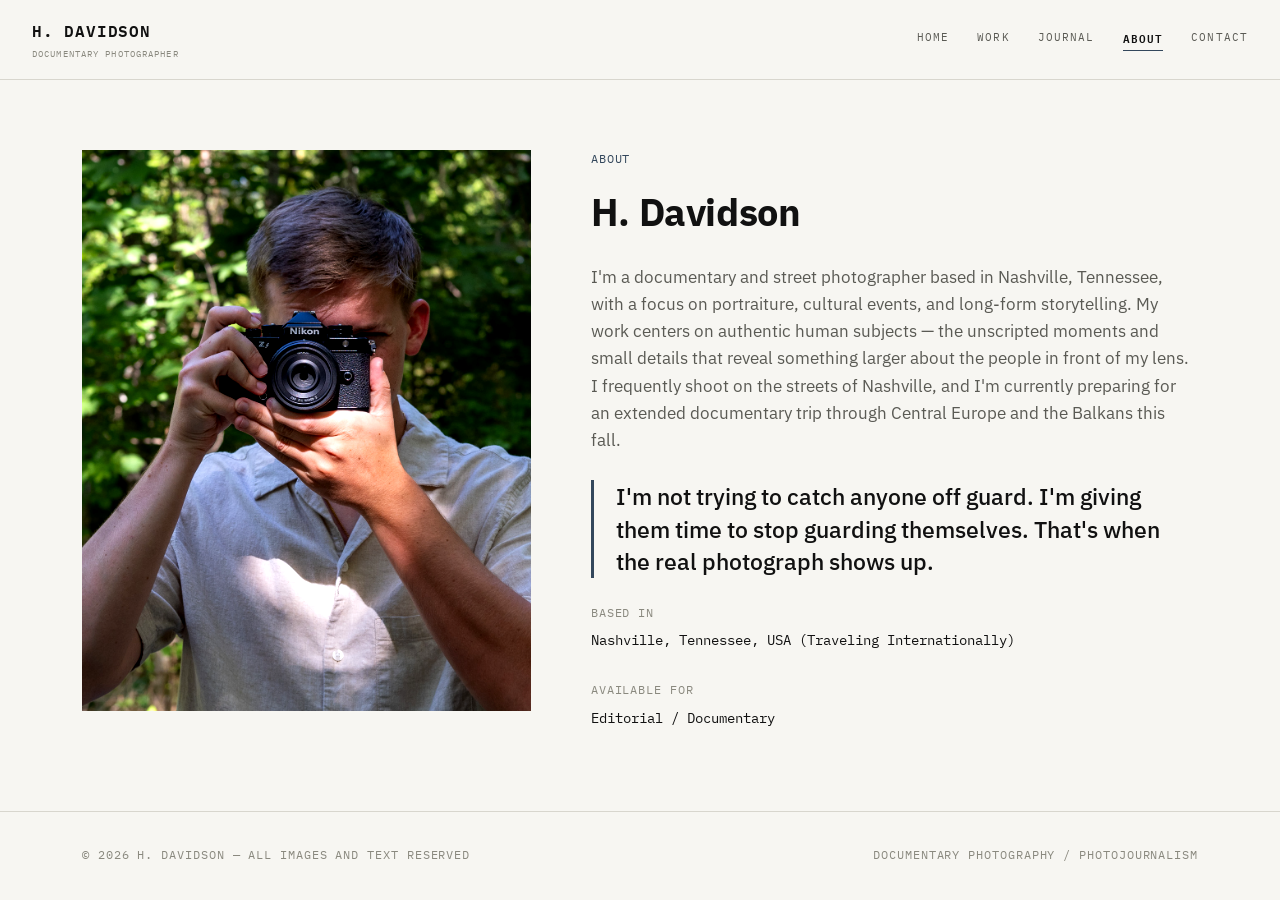
<file: about.html>
<!DOCTYPE html>
<html lang="en">
<head>
<meta charset="UTF-8">
<meta name="viewport" content="width=device-width, initial-scale=1.0">
<title>About — H. Davidson</title>
<link rel="preconnect" href="https://fonts.googleapis.com">
<link rel="preconnect" href="https://fonts.gstatic.com" crossorigin>
<link href="https://fonts.googleapis.com/css2?family=IBM+Plex+Sans:wght@400;500;600;700&family=IBM+Plex+Mono:wght@400;500;600&display=swap" rel="stylesheet">
<link rel="stylesheet" href="style.css">
</head>
<body>

<header class="masthead" id="masthead" data-solid="true">
  <div class="nav-row">
    <a class="brand" href="index.html">H. Davidson
      <span class="sub">Documentary Photographer</span>
    </a>
    <button class="nav-toggle" id="navToggle" aria-label="Toggle navigation" aria-expanded="false">
      <span></span><span></span><span></span>
    </button>
    <nav class="links" id="navLinks">
      <a href="index.html">Home</a>
      <a href="work.html">Work</a>
      <a href="journal.html">Journal</a>
      <a href="about.html" class="active">About</a>
      <a href="contact.html">Contact</a>
    </nav>
  </div>
</header>

<main>
  <section style="padding-top:150px;">
    <div class="wrap about-grid">
      <div class="reveal">
        <img id="aboutPortrait" src="https://picsum.photos/seed/meridian-portrait/700/875" alt="Portrait of H. Davidson">
      </div>
      <div class="reveal">
        <div class="eyebrow mono" style="color:var(--archive-red); margin-bottom:14px;">About</div>
        <h2 style="font-size:clamp(1.8rem,3vw,2.6rem); font-weight:700; margin-bottom:20px;">H. Davidson</h2>
        <p id="aboutBio">Loading…</p>
        <blockquote id="aboutQuote"></blockquote>
        <div class="about-meta">
          <div><span class="mono">Based in</span><span class="val" id="aboutLocation">—</span></div>
          <div><span class="mono">Available for</span><span class="val">Editorial / Documentary</span></div>
        </div>
      </div>
    </div>
  </section>
</main>

<footer>
  <div class="wrap footer-row">
    <span class="mono">© 2026 H. Davidson — All images and text reserved</span>
    <span class="mono">Documentary Photography / Photojournalism</span>
  </div>
</footer>

<script src="site.js"></script>
<script>
  initSite();
  loadJSON('content/about.json').then(data => { renderAboutPage(data); initReveal(); });
</script>

</body>
</html>
</file>
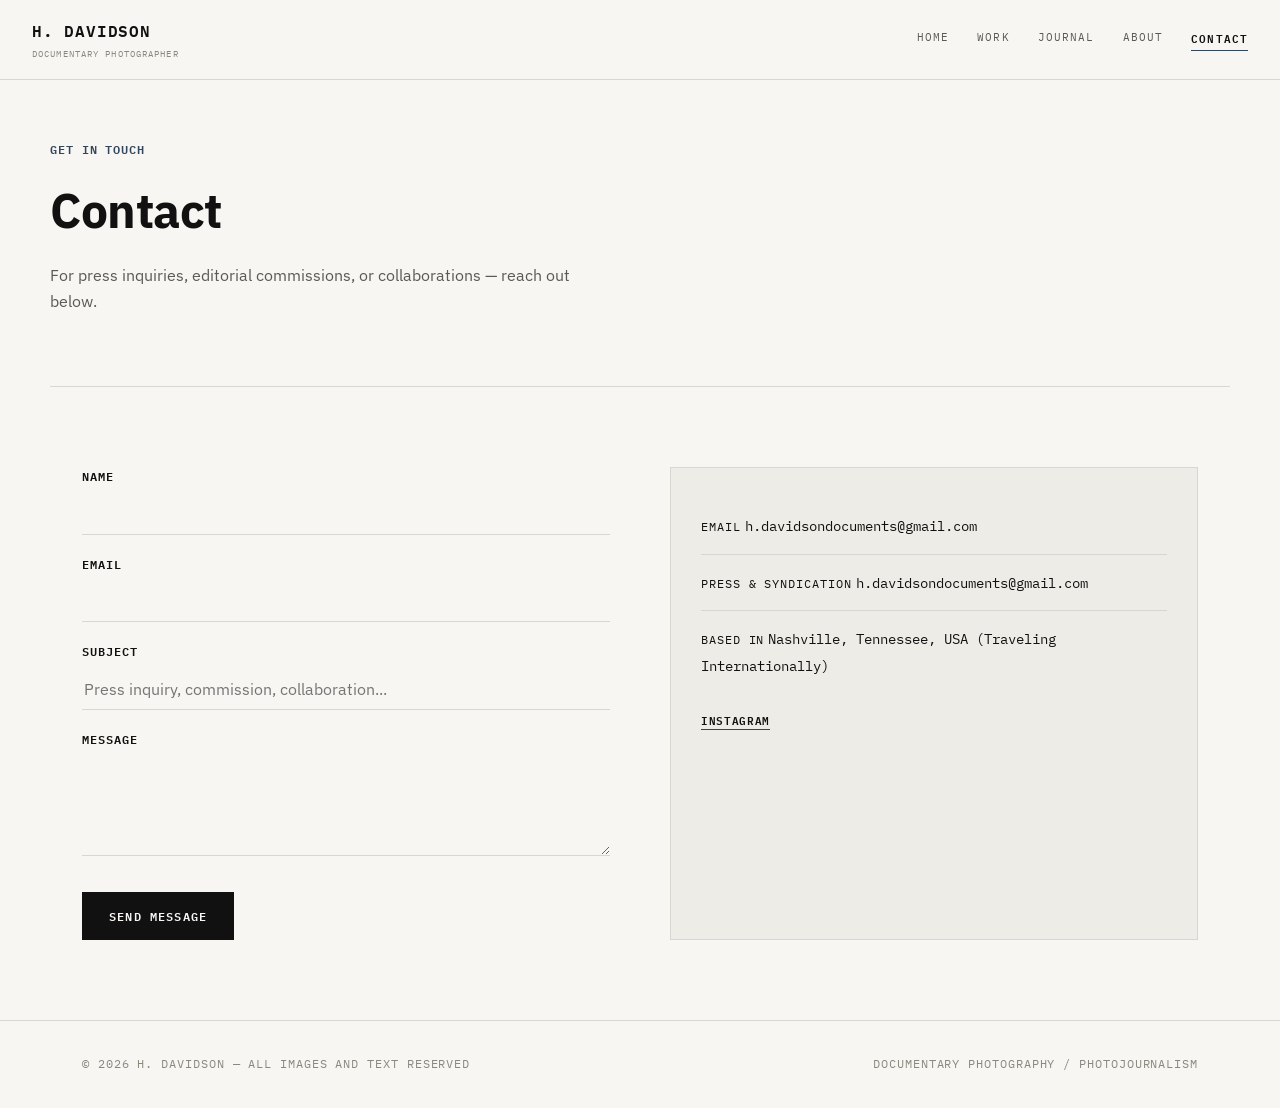
<file: contact.html>
<!DOCTYPE html>
<html lang="en">
<head>
<meta charset="UTF-8">
<meta name="viewport" content="width=device-width, initial-scale=1.0">
<title>Contact — H. Davidson</title>
<link rel="preconnect" href="https://fonts.googleapis.com">
<link rel="preconnect" href="https://fonts.gstatic.com" crossorigin>
<link href="https://fonts.googleapis.com/css2?family=IBM+Plex+Sans:wght@400;500;600;700&family=IBM+Plex+Mono:wght@400;500;600&display=swap" rel="stylesheet">
<link rel="stylesheet" href="style.css">
</head>
<body>

<header class="masthead" id="masthead" data-solid="true">
  <div class="nav-row">
    <a class="brand" href="index.html">H. Davidson
      <span class="sub">Documentary Photographer</span>
    </a>
    <button class="nav-toggle" id="navToggle" aria-label="Toggle navigation" aria-expanded="false">
      <span></span><span></span><span></span>
    </button>
    <nav class="links" id="navLinks">
      <a href="index.html">Home</a>
      <a href="work.html">Work</a>
      <a href="journal.html">Journal</a>
      <a href="about.html">About</a>
      <a href="contact.html" class="active">Contact</a>
    </nav>
  </div>
</header>

<main>
  <div class="page-hero wrap reveal">
    <div class="eyebrow mono">Get in touch</div>
    <h1>Contact</h1>
    <p>For press inquiries, editorial commissions, or collaborations — reach out below.</p>
  </div>

  <section>
    <div class="wrap contact-grid reveal">
      <form id="contactForm">
        <div class="field">
          <label class="mono" for="name">Name</label>
          <input type="text" id="name" name="name" required>
        </div>
        <div class="field">
          <label class="mono" for="email">Email</label>
          <input type="email" id="email" name="email" required>
        </div>
        <div class="field">
          <label class="mono" for="subject">Subject</label>
          <input type="text" id="subject" name="subject" placeholder="Press inquiry, commission, collaboration...">
        </div>
        <div class="field">
          <label class="mono" for="message">Message</label>
          <textarea id="message" name="message" required></textarea>
        </div>
        <button type="submit" class="submit">Send message</button>
        <p class="form-note mono" id="formNote">Message received — I'll reply as soon as I can.</p>
      </form>

      <div class="press-card">
        <div class="row">
          <span class="mono">Email</span>
          <span class="val" id="contactEmail">—</span>
        </div>
        <div class="row">
          <span class="mono">Press &amp; syndication</span>
          <span class="val" id="contactPressEmail">—</span>
        </div>
        <div class="row">
          <span class="mono">Based in</span>
          <span class="val" id="contactLocation">—</span>
        </div>
        <div class="social-row">
          <a href="#" id="socialInstagram">Instagram</a>
        </div>
      </div>
    </div>
  </section>
</main>

<footer>
  <div class="wrap footer-row">
    <span class="mono">© 2026 H. Davidson — All images and text reserved</span>
    <span class="mono">Documentary Photography / Photojournalism</span>
  </div>
</footer>

<script src="site.js"></script>
<script>
  initSite();
  loadJSON('content/about.json').then(data => { renderContactPage(data); initReveal(); });
</script>

</body>
</html>
</file>
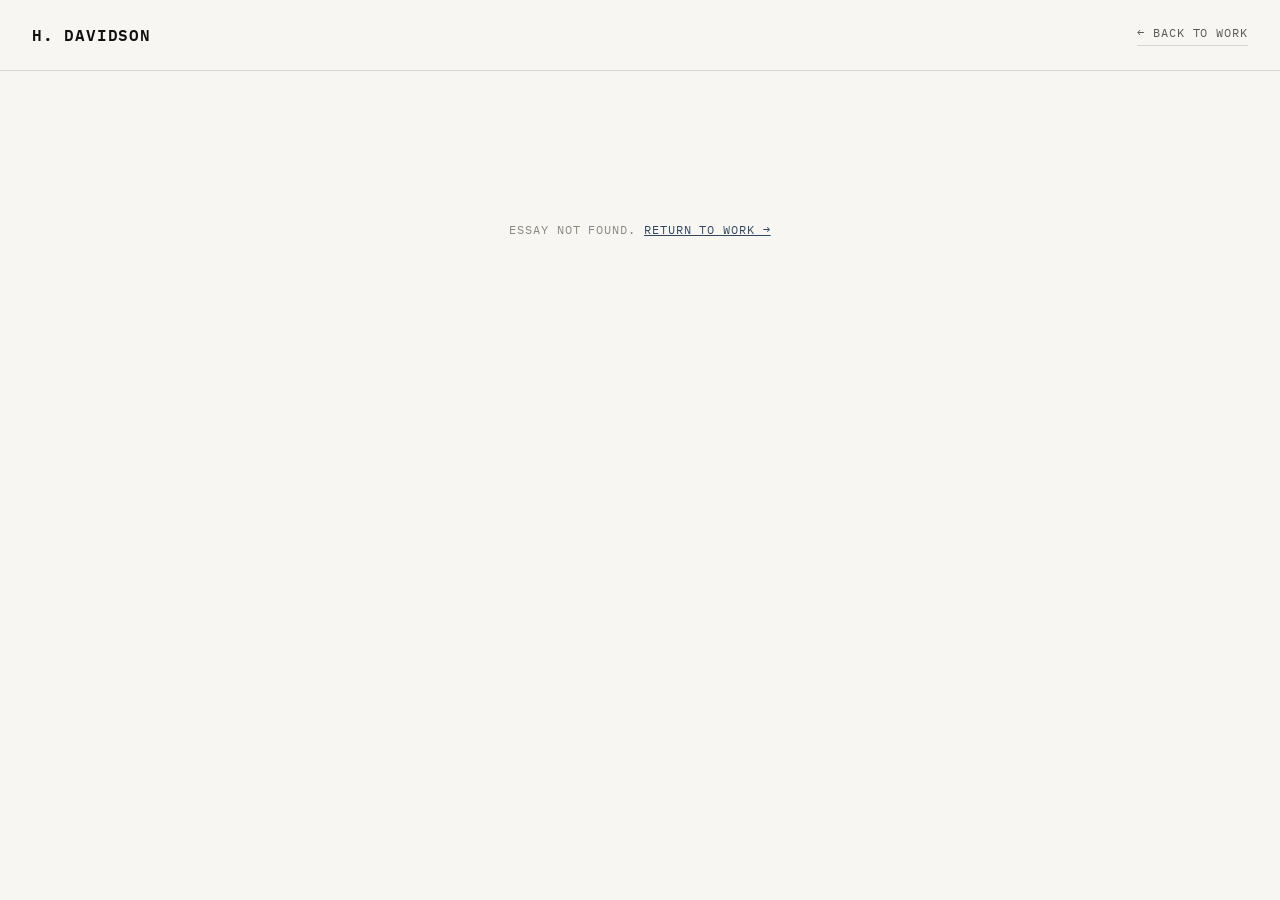
<file: essay.html>
<!DOCTYPE html>
<html lang="en">
<head>
<meta charset="UTF-8">
<meta name="viewport" content="width=device-width, initial-scale=1.0">
<title>Photo Essay — H. Davidson</title>
<link rel="preconnect" href="https://fonts.googleapis.com">
<link rel="preconnect" href="https://fonts.gstatic.com" crossorigin>
<link href="https://fonts.googleapis.com/css2?family=IBM+Plex+Sans:wght@400;500;600;700&family=IBM+Plex+Mono:wght@400;500;600&display=swap" rel="stylesheet">
<link rel="stylesheet" href="style.css">
<style>
  header.essay-header{
    padding:22px 32px; border-bottom:1px solid var(--line);
    display:flex; align-items:center; justify-content:space-between;
    position:relative; z-index:10; background:var(--paper);
  }
  .back-link{
    text-decoration:none; font-family:'IBM Plex Mono', monospace; font-size:0.72rem;
    letter-spacing:0.08em; text-transform:uppercase; color:var(--ink-soft);
    border-bottom:1px solid var(--line); padding-bottom:2px;
  }
  .back-link:hover{border-bottom-color:var(--archive-red); color:var(--ink);}

  .stream figure{cursor:zoom-in;}
</style>
</head>
<body>

<header class="essay-header">
  <a class="brand" href="index.html">H. Davidson</a>
  <a class="back-link" href="work.html">← Back to Work</a>
</header>

<div id="content">
  <div class="loading mono">Loading essay…</div>
</div>

<script src="site.js"></script>
<script>
  function getParam(name){
    return new URLSearchParams(window.location.search).get(name);
  }

  async function loadEssay(){
    const id = getParam('id');
    const content = document.getElementById('content');
    const data = await loadJSON('content/essays.json');
    if(!data){
      content.innerHTML = `<div class="not-found mono">Couldn't load this essay. Make sure this page is being viewed on your live site (not opened directly from a file), since it needs to fetch content/essays.json.</div>`;
      return;
    }
    const items = data.items || [];
    const index = items.findIndex(e => e.id === id);

    if(index === -1){
      content.innerHTML = `<div class="not-found mono">Essay not found. <a href="work.html" style="color:var(--archive-red);">Return to Work →</a></div>`;
      return;
    }

    const essay = items[index];
    document.title = essay.title + ' — H. Davidson';

    const photos = (essay.photos && essay.photos.length) ? essay.photos : [
      {image: (essay.preview && essay.preview.image), caption: essay.label}
    ];

    const streamHtml = photos.map((p, i) => `
      <figure data-index="${i}" class="lightbox-trigger">
        <img src="${esc(p.image)}" alt="${esc(p.caption || essay.title)}">
        ${p.caption ? `<figcaption>${esc(p.caption)}</figcaption>` : ''}
      </figure>`).join('');

    const prevItem = items[(index - 1 + items.length) % items.length];
    const nextItem = items[(index + 1) % items.length];
    const showNav = items.length > 1;

    content.innerHTML = `
      <div class="wrap essay-head">
        <div class="essay-eyebrow mono">${esc(essay.label)}</div>
        <h1>${esc(essay.title)}</h1>
        <p>${esc(essay.description)}</p>
      </div>
      <div class="wrap stream">${streamHtml}</div>
      ${showNav ? `
      <div class="wrap nav-between">
        <a href="essay.html?id=${encodeURIComponent(prevItem.id)}">
          <span class="dir">← Previous</span>${esc(prevItem.title)}
        </a>
        <a href="essay.html?id=${encodeURIComponent(nextItem.id)}" style="text-align:right;">
          <span class="dir">Next →</span>${esc(nextItem.title)}
        </a>
      </div>` : ''}
    `;

    document.querySelectorAll('.lightbox-trigger').forEach(fig => {
      fig.addEventListener('click', () => {
        openLightbox(photos, parseInt(fig.dataset.index, 10), essay.title);
      });
    });
  }

  loadEssay();
</script>

</body>
</html>
</file>
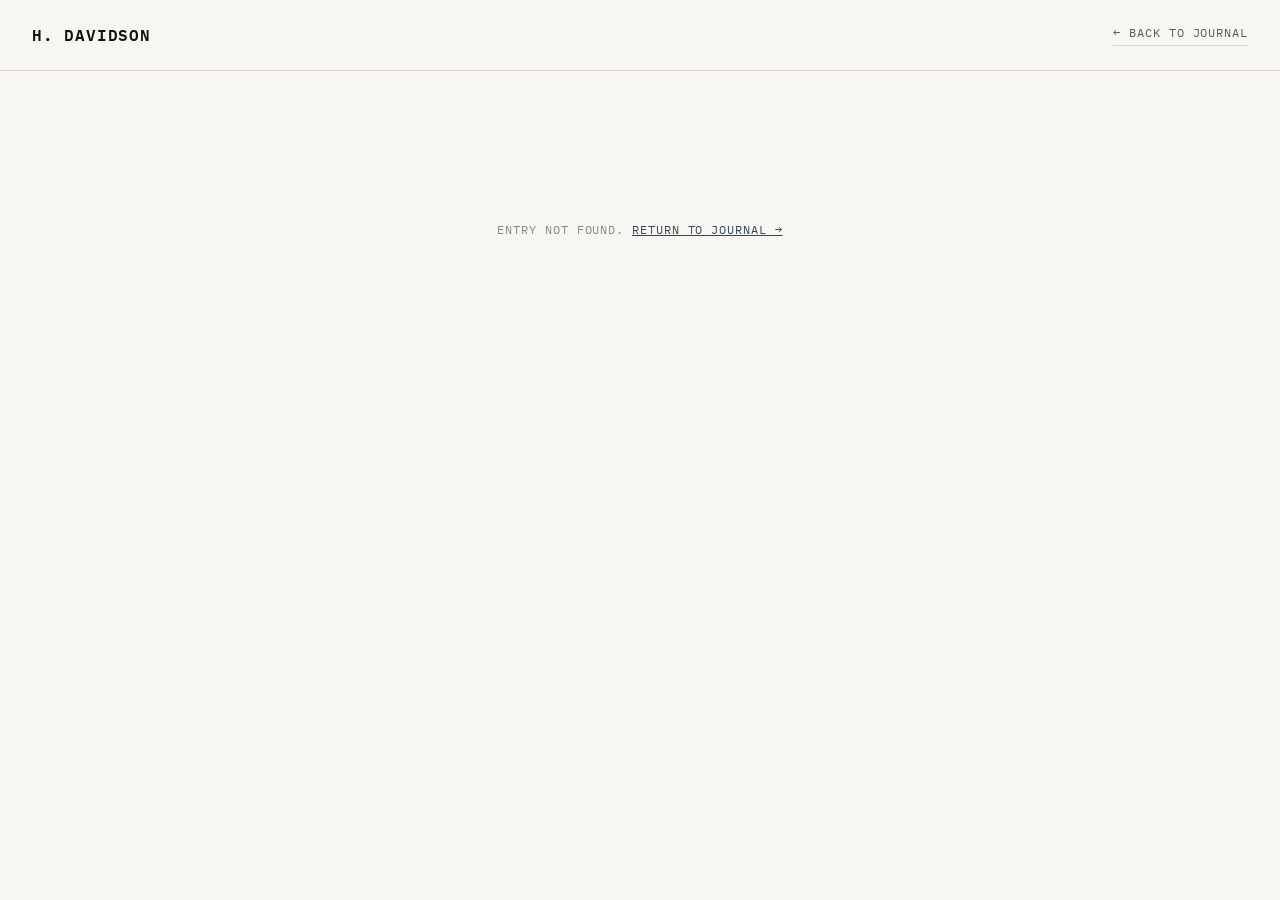
<file: journal-entry.html>
<!DOCTYPE html>
<html lang="en">
<head>
<meta charset="UTF-8">
<meta name="viewport" content="width=device-width, initial-scale=1.0">
<title>Journal Entry — H. Davidson</title>
<link rel="preconnect" href="https://fonts.googleapis.com">
<link rel="preconnect" href="https://fonts.gstatic.com" crossorigin>
<link href="https://fonts.googleapis.com/css2?family=IBM+Plex+Sans:wght@400;500;600;700&family=IBM+Plex+Mono:wght@400;500;600&display=swap" rel="stylesheet">
<link rel="stylesheet" href="style.css">
<style>
  header.essay-header{
    padding:22px 32px; border-bottom:1px solid var(--line);
    display:flex; align-items:center; justify-content:space-between;
    position:relative; z-index:10; background:var(--paper);
  }
  .back-link{
    text-decoration:none; font-family:'IBM Plex Mono', monospace; font-size:0.72rem;
    letter-spacing:0.08em; text-transform:uppercase; color:var(--ink-soft);
    border-bottom:1px solid var(--line); padding-bottom:2px;
  }
  .back-link:hover{border-bottom-color:var(--archive-red); color:var(--ink);}

  .stream figure{cursor:zoom-in;}
  .journal-full-story{max-width:640px; margin:0 auto; padding:8px 32px 56px;}
  .journal-full-story p{color:var(--ink-soft); font-size:1.02rem; line-height:1.7; font-family:'IBM Plex Sans', sans-serif; margin-bottom:16px;}
</style>
</head>
<body>

<header class="essay-header">
  <a class="brand" href="index.html">H. Davidson</a>
  <a class="back-link" href="journal.html">← Back to Journal</a>
</header>

<div id="content">
  <div class="loading mono">Loading entry…</div>
</div>

<script src="site.js"></script>
<script>
  function getParam(name){
    return new URLSearchParams(window.location.search).get(name);
  }

  async function loadEntry(){
    const id = getParam('id');
    const content = document.getElementById('content');
    const data = await loadJSON('content/journal.json');
    if(!data){
      content.innerHTML = `<div class="not-found mono">Couldn't load this entry. Make sure this page is being viewed on your live site (not opened directly from a file), since it needs to fetch content/journal.json.</div>`;
      return;
    }
    const entries = data.entries || [];
    const index = entries.findIndex(e => (e.id || slugify(e.title)) === id);

    if(index === -1){
      content.innerHTML = `<div class="not-found mono">Entry not found. <a href="journal.html" style="color:var(--archive-red);">Return to Journal →</a></div>`;
      return;
    }

    const entry = entries[index];
    document.title = entry.title + ' — H. Davidson';

    const rawImages = entry.images || [];
    const photos = rawImages.map(img => typeof img === 'string' ? {image: img} : img);

    const streamHtml = photos.map((p, i) => `
      <figure data-index="${i}" class="lightbox-trigger">
        <img src="${esc(p.image)}" alt="${esc(entry.title)}">
      </figure>`).join('');

    const prevItem = entries[(index - 1 + entries.length) % entries.length];
    const nextItem = entries[(index + 1) % entries.length];
    const showNav = entries.length > 1;

    content.innerHTML = `
      <div class="wrap essay-head">
        <div class="essay-eyebrow mono">${esc(entry.date)}</div>
        <h1>${esc(entry.title)}</h1>
      </div>
      <div class="wrap stream">${streamHtml}</div>
      <div class="journal-full-story">${formatStory(entry.story)}</div>
      ${showNav ? `
      <div class="wrap nav-between">
        <a href="journal-entry.html?id=${encodeURIComponent(prevItem.id || slugify(prevItem.title))}">
          <span class="dir">← Previous</span>${esc(prevItem.title)}
        </a>
        <a href="journal-entry.html?id=${encodeURIComponent(nextItem.id || slugify(nextItem.title))}" style="text-align:right;">
          <span class="dir">Next →</span>${esc(nextItem.title)}
        </a>
      </div>` : ''}
    `;

    document.querySelectorAll('.lightbox-trigger').forEach(fig => {
      fig.addEventListener('click', () => {
        openLightbox(photos, parseInt(fig.dataset.index, 10), entry.title);
      });
    });
  }

  loadEntry();
</script>

</body>
</html>
</file>
<file: style.css>
:root{
  --paper:#F7F6F2;
  --paper-alt:#EDECE6;
  --ink:#111111;
  --ink-soft:#5A5A54;
  --ash:#8A897F;
  --archive-red:#33475C;
  --field-green:#5C6B54;
  --line:#D8D6CE;
  --overlay-light:#F7F6F2;
  --max: 1180px;
}

*{box-sizing:border-box;}
html{scroll-behavior:smooth;}
body{
  margin:0;
  background:var(--paper);
  color:var(--ink);
  font-family:'IBM Plex Sans', Arial, sans-serif;
  font-size:17px;
  line-height:1.6;
  -webkit-font-smoothing:antialiased;
}
img{max-width:100%;display:block;}
a{color:inherit;}

h1,h2,h3,.display{
  font-family:'IBM Plex Sans', Arial, sans-serif;
  font-weight:700;
  letter-spacing:-0.01em;
  margin:0;
}
.mono{
  font-family:'IBM Plex Mono', monospace;
  letter-spacing:0.08em;
  text-transform:uppercase;
  font-size:0.72rem;
}
.wrap{max-width:var(--max); margin:0 auto; padding:0 32px;}

/* ============ NAV ============ */
header.masthead{
  position:fixed; top:0; left:0; right:0; z-index:100;
  background:rgba(247,246,242,0);
  border-bottom:1px solid rgba(216,214,206,0);
  transition:background .35s ease, border-color .35s ease;
}
header.masthead.scrolled, header.masthead.solid{
  background:rgba(247,246,242,0.96);
  border-bottom:1px solid var(--line);
  backdrop-filter:blur(6px);
}
.nav-row{
  display:flex; align-items:center; justify-content:space-between;
  padding:18px 32px;
}
.brand{
  font-family:'IBM Plex Mono', monospace; font-weight:600; font-size:1rem;
  text-transform:uppercase; letter-spacing:0.05em; text-decoration:none; color:var(--ink);
}
.brand .sub{
  display:block; font-family:'IBM Plex Mono', monospace; font-size:0.58rem;
  letter-spacing:0.12em; text-transform:uppercase; color:var(--ash); margin-top:3px; font-weight:400;
}
nav.links{display:flex; gap:28px; align-items:center;}
nav.links a{
  text-decoration:none; font-family:'IBM Plex Mono', monospace;
  font-size:0.7rem; letter-spacing:0.1em; text-transform:uppercase;
  color:var(--ink-soft); position:relative; padding-bottom:4px;
}
nav.links a::after{
  content:''; position:absolute; left:0; bottom:0; width:0; height:1px;
  background:var(--archive-red); transition:width .25s ease;
}
nav.links a:hover::after{width:100%;}
nav.links a.active{color:var(--ink); font-weight:600;}
nav.links a.active::after{width:100%;}
.nav-toggle{display:none; background:none; border:none; cursor:pointer; padding:6px;}
.nav-toggle span{display:block; width:22px; height:2px; background:var(--ink); margin:5px 0; transition:.3s;}

@media (max-width:820px){
  nav.links{
    position:fixed; top:64px; left:0; right:0; background:var(--paper);
    flex-direction:column; align-items:flex-start; gap:0;
    border-bottom:1px solid var(--line);
    max-height:0; overflow:hidden; transition:max-height .3s ease;
  }
  nav.links.open{max-height:340px;}
  nav.links a{width:100%; padding:16px 32px; border-top:1px solid var(--line);}
  .nav-toggle{display:block;}
}

/* ============ HERO (home only) ============ */
.hero{
  position:relative; height:100vh; min-height:560px;
  display:flex; align-items:flex-end;
  overflow:hidden;
  background:var(--ink);
}
.hero img{
  position:absolute; inset:0; width:100%; height:100%; object-fit:cover;
  filter:contrast(1.2) saturate(1.05);
  opacity:0; transition:opacity .5s ease;
}
.hero img.loaded{opacity:1;}
.hero::after{
  content:''; position:absolute; inset:0;
  background:linear-gradient(180deg, rgba(17,17,17,0.05) 0%, rgba(17,17,17,0.18) 40%, rgba(17,17,17,0.85) 100%);
}
.hero-content{position:relative; z-index:2; padding:0 32px 84px; width:100%;}
.hero-text-panel{
  display:inline-block;
  background:rgba(247,246,242,0.96);
  padding:30px 34px;
  max-width:600px;
  border-left:3px solid var(--archive-red);
}
.hero-eyebrow{color:var(--archive-red); margin-bottom:14px; font-weight:600;}
.hero h1{
  color:var(--ink);
  font-size:clamp(2.1rem, 6vw, 4rem);
  font-weight:700; line-height:1.0; letter-spacing:-0.01em;
}
.hero p.dek{
  font-family:'IBM Plex Sans', sans-serif; font-size:1.02rem; max-width:48ch;
  margin-top:16px; color:var(--ink-soft); font-weight:400;
}
.cta-link{
  display:inline-block; margin-top:22px; text-decoration:none;
  font-family:'IBM Plex Mono', monospace; font-size:0.74rem; letter-spacing:0.1em;
  text-transform:uppercase; color:var(--ink); font-weight:600;
  border:1px solid var(--ink); padding:12px 24px;
  transition:border-color .2s ease, background .2s ease, color .2s ease;
}
.cta-link:hover{background:var(--archive-red); border-color:var(--archive-red); color:var(--overlay-light);}
.scroll-cue{
  position:absolute; bottom:26px; left:32px; z-index:2;
  color:var(--overlay-light); display:flex; align-items:center; gap:10px;
}
.scroll-cue .line{width:36px; height:1px; background:var(--overlay-light); opacity:0.8;}

/* ============ HOME INTRO (below hero) ============ */
.home-intro{padding:80px 0; border-bottom:1px solid var(--line);}
.home-intro p{
  max-width:64ch; font-size:1.1rem; color:var(--ink-soft);
  font-family:'IBM Plex Sans', sans-serif; font-weight:400; line-height:1.6;
}

/* ============ PLACES MAP (home only) ============ */
.places-section{padding:80px 0; border-bottom:1px solid var(--line);}
#placesMap{
  height:420px; width:100%; border:1px solid var(--line);
  filter:grayscale(0.1) sepia(0.15) contrast(1.1) brightness(0.85);
  background:var(--paper-alt);
}
.leaflet-popup-content-wrapper{
  background:var(--paper); border-radius:0; border:1px solid var(--line);
  box-shadow:0 4px 14px rgba(0,0,0,0.12);
}
.leaflet-popup-tip{background:var(--paper);}
.place-popup{font-family:'IBM Plex Sans', sans-serif;}
.place-popup .eyebrow{color:var(--archive-red); display:block; margin-bottom:6px; font-family:'IBM Plex Mono',monospace; font-size:0.65rem; letter-spacing:0.08em; text-transform:uppercase; font-weight:600;}
.place-popup h4{font-size:1rem; font-weight:700; margin:0 0 8px;}
.place-popup a{font-family:'IBM Plex Mono',monospace; font-size:0.68rem; letter-spacing:0.06em; text-transform:uppercase; color:var(--ink); text-decoration:none; border-bottom:1px solid var(--archive-red);}
.place-pin{
  width:16px; height:16px; border-radius:50%; background:var(--archive-red);
  border:2px solid var(--paper); box-shadow:0 1px 4px rgba(0,0,0,0.4);
}

/* ============ PAGE HEADER (interior pages) ============ */
.page-hero{padding:140px 0 56px; border-bottom:1px solid var(--line);}
.page-hero .eyebrow{color:var(--archive-red); margin-bottom:14px; font-weight:600;}
.page-hero h1{font-size:clamp(1.9rem, 4vw, 3rem); font-weight:700;}
.page-hero p{max-width:56ch; color:var(--ink-soft); font-size:1rem; margin-top:14px; font-family:'IBM Plex Sans', sans-serif;}

/* ============ SECTION SCAFFOLDING ============ */
section{padding:80px 0; border-bottom:1px solid var(--line);}
main section:last-of-type{border-bottom:none;}
.section-head{display:flex; align-items:flex-end; justify-content:space-between; gap:24px; margin-bottom:52px; flex-wrap:wrap;}
.section-head .eyebrow{color:var(--archive-red); margin-bottom:10px; font-weight:600;}
.section-head h2{font-size:clamp(1.4rem, 2.6vw, 1.9rem); font-weight:700;}
.section-head p{max-width:46ch; color:var(--ink-soft); font-size:0.95rem; margin-top:10px; font-family:'IBM Plex Sans', sans-serif;}

.reveal{opacity:0; transform:translateY(18px); transition:opacity .7s ease, transform .7s ease;}
.reveal.in{opacity:1; transform:translateY(0);}
@media (prefers-reduced-motion: reduce){
  .reveal{opacity:1; transform:none; transition:none;}
  html{scroll-behavior:auto;}
}

/* ============ DISPATCHES — ROTATING FILM STRIP ============ */
.filmstrip{
  position:relative; overflow:hidden; background:#111111;
}
.filmstrip-sprockets{
  height:12px;
  background-image:radial-gradient(circle, var(--paper) 2px, transparent 2.5px);
  background-size:22px 12px;
  background-repeat:repeat-x;
  background-position:center;
  opacity:0.55;
}
.filmstrip-viewport{overflow:hidden; padding:14px 0;}
.filmstrip-track{
  display:flex; width:max-content;
  animation:filmScroll 40s linear infinite;
}
.filmstrip:hover .filmstrip-track{animation-play-state:paused;}
@keyframes filmScroll{
  from{transform:translateX(0);}
  to{transform:translateX(-50%);}
}
.filmstrip-frame{
  position:relative; flex:0 0 auto; width:260px; aspect-ratio:3/2;
  cursor:pointer; overflow:hidden;
  border-left:3px solid #111111; border-right:3px solid #111111;
}
.filmstrip-frame:first-child{border-left:none;}
.filmstrip-frame img{
  width:100%; height:100%; object-fit:cover;
  filter:contrast(1.15) saturate(1.05); transition:transform .5s ease;
}
.filmstrip-frame:hover img{transform:scale(1.05);}
.filmstrip-frame .frame-label{
  position:absolute; top:8px; left:8px; z-index:2;
  color:var(--overlay-light); font-family:'IBM Plex Mono',monospace; font-size:0.58rem;
  letter-spacing:0.08em; text-transform:uppercase; font-weight:600;
  background:rgba(17,17,17,0.7); padding:3px 7px;
}
.filmstrip-frame .frame-cap{
  position:absolute; bottom:0; left:0; right:0; z-index:2; padding:9px 10px 8px;
  background:linear-gradient(0deg, rgba(17,17,17,0.75), transparent);
  color:var(--overlay-light); font-family:'IBM Plex Mono',monospace; font-size:0.62rem; letter-spacing:0.04em;
}
@media (prefers-reduced-motion: reduce){
  .filmstrip-track{animation:none;}
}
@media (max-width:700px){
  .filmstrip-frame{width:200px;}
}


/* ============ WORK / STORIES ============ */
.story{
  display:grid; grid-template-columns:1.1fr 1fr; gap:52px; align-items:center;
  padding:60px 0;
}
.story:not(:last-child){border-bottom:1px solid var(--line);}
.story.reverse{grid-template-columns:1fr 1.1fr;}
.story.reverse .story-media{order:2;}
.story.reverse .story-text{order:1;}
.story-media img{width:100%; aspect-ratio:5/4; object-fit:cover; filter:contrast(1.15) saturate(1.05);}
.story-eyebrow{color:var(--field-green); margin-bottom:12px; font-weight:600;}
.story h3{font-size:clamp(1.4rem, 2.2vw, 1.9rem); font-weight:700; margin-bottom:14px;}
.story p{color:var(--ink-soft); font-size:0.97rem; font-family:'IBM Plex Sans', sans-serif;}
.story-link{
  display:inline-block; margin-top:16px; font-family:'IBM Plex Mono', monospace;
  font-size:0.72rem; letter-spacing:0.08em; text-transform:uppercase; font-weight:600;
  text-decoration:none; color:var(--archive-red); border-bottom:1px solid var(--archive-red); padding-bottom:2px;
}
.story-thumbs{display:grid; grid-template-columns:repeat(3,1fr); gap:8px; margin-top:16px;}
.story-thumbs img{aspect-ratio:1/1; object-fit:cover; filter:contrast(1.15) saturate(1.05);}

@media (max-width:820px){
  .story, .story.reverse{grid-template-columns:1fr; gap:22px;}
  .story.reverse .story-media, .story.reverse .story-text{order:0;}
}

/* ============ JOURNAL — story-behind-the-photo format ============ */
.journal-layout{display:grid; grid-template-columns:200px 1fr; gap:48px; align-items:start;}
.journal-toc{position:sticky; top:100px; border-right:1px solid var(--line); padding-right:20px; align-self:start;}
.journal-toc .toc-label{color:var(--archive-red); font-weight:600; margin-bottom:16px; display:block;}
.journal-toc ul{list-style:none; margin:0; padding:0;}
.journal-toc li{margin-bottom:16px;}
.journal-toc a{
  font-family:'IBM Plex Mono', monospace; font-size:0.7rem; letter-spacing:0.02em;
  color:var(--ink-soft); text-decoration:none; display:block; line-height:1.4;
}
.journal-toc a:hover{color:var(--archive-red);}
.journal-toc .toc-date{display:block; color:var(--ash); font-size:0.62rem; letter-spacing:0.06em; text-transform:uppercase; margin-bottom:3px;}
@media (max-width:900px){
  .journal-layout{grid-template-columns:1fr;}
  .journal-toc{
    position:static; border-right:none; border-bottom:1px solid var(--line);
    padding-right:0; padding-bottom:20px; margin-bottom:24px;
  }
  .journal-toc ul{display:flex; flex-wrap:wrap; gap:16px;}
  .journal-toc li{margin-bottom:0;}
}
.journal-list{display:flex; flex-direction:column;}
.journal-entry{
  display:grid; grid-template-columns:0.9fr 1.1fr; gap:44px; align-items:center;
  padding:56px 0; border-top:1px solid var(--line);
  scroll-margin-top:100px;
}
.journal-entry:last-child{border-bottom:1px solid var(--line);}
.journal-entry.reverse{grid-template-columns:1.1fr 0.9fr;}
.journal-entry.reverse .journal-photo{order:2;}
.journal-entry.reverse .journal-text{order:1;}
.journal-photo img{width:100%; aspect-ratio:4/5; object-fit:cover; filter:contrast(1.15) saturate(1.05);}
.journal-date{color:var(--archive-red); margin-bottom:10px; font-weight:600;}
.journal-entry h3{font-size:1.4rem; font-weight:700; margin-bottom:14px;}
.journal-entry .journal-story{color:var(--ink-soft); font-size:0.97rem; line-height:1.65; font-family:'IBM Plex Sans', sans-serif;}
@media (max-width:820px){
  .journal-entry, .journal-entry.reverse{grid-template-columns:1fr; gap:20px;}
  .journal-entry.reverse .journal-photo, .journal-entry.reverse .journal-text{order:0;}
}

/* ============ ABOUT ============ */
.about-grid{display:grid; grid-template-columns:0.85fr 1.15fr; gap:60px; align-items:start;}
.about-grid img{width:100%; aspect-ratio:4/5; object-fit:cover; filter:contrast(1.15) saturate(1.05);}
blockquote{
  font-family:'IBM Plex Sans', sans-serif; font-weight:500; font-style:normal;
  font-size:clamp(1.2rem, 2vw, 1.45rem); line-height:1.4; margin:26px 0;
  color:var(--ink); border-left:3px solid var(--archive-red); padding-left:22px;
}
.about-grid p{color:var(--ink-soft); font-family:'IBM Plex Sans', sans-serif;}
.about-meta{display:flex; gap:28px; margin-top:26px; flex-wrap:wrap;}
.about-meta div .mono{color:var(--ash); display:block; margin-bottom:4px;}
.about-meta div span.val{font-family:'IBM Plex Mono',monospace; font-size:0.85rem;}
@media (max-width:820px){.about-grid{grid-template-columns:1fr;}}

/* ============ CONTACT ============ */
.contact-grid{display:grid; grid-template-columns:1fr 1fr; gap:60px;}
form .field{margin-bottom:20px;}
form label{display:block; margin-bottom:8px; font-weight:600;}
form input, form textarea{
  width:100%; background:transparent; border:none; border-bottom:1px solid var(--line);
  padding:10px 2px; font-family:'IBM Plex Sans', sans-serif; font-size:1rem; color:var(--ink);
  transition:border-color .2s ease;
}
form input:focus, form textarea:focus{outline:none; border-bottom-color:var(--archive-red);}
form textarea{resize:vertical; min-height:100px;}
button.submit{
  margin-top:8px; background:var(--ink); color:var(--paper); border:1px solid var(--ink);
  font-family:'IBM Plex Mono',monospace; font-size:0.74rem; letter-spacing:0.1em; text-transform:uppercase; font-weight:600;
  padding:13px 26px; cursor:pointer; transition:background .2s ease, border-color .2s ease;
}
button.submit:hover{background:var(--archive-red); border-color:var(--archive-red);}
button.submit:focus-visible, a:focus-visible, nav.links a:focus-visible{outline:2px solid var(--archive-red); outline-offset:3px;}
.form-note{margin-top:14px; color:var(--field-green); display:none; font-weight:600;}
.form-note.show{display:block;}

.press-card{border:1px solid var(--line); padding:30px; background:var(--paper-alt);}
.press-card .row{padding:14px 0; border-top:1px solid var(--line);}
.press-card .row:first-of-type{border-top:none;}
.press-card .row span.val{font-family:'IBM Plex Mono',monospace; font-size:0.9rem;}
.social-row{display:flex; gap:18px; margin-top:18px;}
.social-row a{font-family:'IBM Plex Mono',monospace; font-size:0.7rem; text-decoration:none; letter-spacing:0.06em; font-weight:600; text-transform:uppercase; border-bottom:1px solid var(--archive-red); color:var(--ink);}

@media (max-width:820px){.contact-grid{grid-template-columns:1fr;}}

/* ============ ESSAY / PROJECT PAGE ============ */
.essay-head{padding:140px 0 48px;}
.essay-eyebrow{color:var(--archive-red); margin-bottom:16px; font-weight:600;}
.essay-head h1{
  font-family:'IBM Plex Sans', sans-serif; font-weight:700;
  font-size:clamp(2rem, 4.5vw, 3.2rem); line-height:1.05; margin:0 0 22px;
}
.essay-head p{color:var(--ink-soft); font-size:1.02rem; max-width:60ch; font-family:'IBM Plex Sans', sans-serif;}
.stream{padding-bottom:60px; max-width:900px;}
.stream figure{margin:0 0 8px;}
.stream img{width:100%; object-fit:cover; background:var(--paper-alt); filter:contrast(1.15) saturate(1.05);}
.stream figcaption{color:var(--ash); font-family:'IBM Plex Mono', monospace; font-size:0.7rem; letter-spacing:0.04em; padding:10px 2px 38px;}
.nav-between{
  border-top:1px solid var(--line); padding:34px 0 84px; max-width:900px;
  display:flex; justify-content:space-between; gap:24px; flex-wrap:wrap;
}
.nav-between a{text-decoration:none; font-family:'IBM Plex Mono', monospace; font-size:0.74rem; letter-spacing:0.08em; font-weight:600; text-transform:uppercase; color:var(--ink-soft);}
.nav-between a:hover{color:var(--archive-red);}
.nav-between .dir{display:block; color:var(--archive-red); font-size:0.64rem; margin-bottom:6px;}
.not-found, .loading{padding:150px 32px; text-align:center; color:var(--ash); font-family:'IBM Plex Mono', monospace;}

/* ============ FOOTER ============ */
footer{padding:34px 0; border-top:1px solid var(--line);}
.footer-row{display:flex; justify-content:space-between; align-items:center; flex-wrap:wrap; gap:12px; color:var(--ash);}
.footer-row .mono{color:var(--ash);}

::selection{background:var(--archive-red); color:var(--overlay-light);}

/* ============ SHARED LIGHTBOX (essay + journal) ============ */
.lightbox{
  position:fixed; inset:0; z-index:1000; background:rgba(17,17,17,0.96);
  display:none; align-items:center; justify-content:center; flex-direction:column;
}
.lightbox.open{display:flex;}
.lightbox-img-wrap{max-width:92vw; max-height:78vh; display:flex; align-items:center; justify-content:center;}
.lightbox img{max-width:92vw; max-height:78vh; width:auto; height:auto; object-fit:contain;}
.lightbox-caption{color:var(--overlay-light); font-family:'IBM Plex Mono',monospace; font-size:0.75rem; letter-spacing:0.04em; margin-top:18px; text-align:center;}
.lightbox-counter{color:var(--ash); font-family:'IBM Plex Mono',monospace; font-size:0.68rem; letter-spacing:0.08em; text-transform:uppercase; margin-top:8px;}
.lightbox-close{
  position:absolute; top:24px; right:28px; z-index:1002;
  background:none; border:1px solid rgba(247,246,242,0.4); color:var(--overlay-light);
  font-family:'IBM Plex Mono',monospace; font-size:0.7rem; letter-spacing:0.08em; text-transform:uppercase;
  padding:9px 16px; cursor:pointer;
}
.lightbox-close:hover{border-color:var(--overlay-light);}
.lightbox-arrow{
  position:absolute; top:50%; transform:translateY(-50%); z-index:1002;
  background:none; border:1px solid rgba(247,246,242,0.4); color:var(--overlay-light);
  width:52px; height:52px; font-size:1.4rem; cursor:pointer; line-height:1;
  display:flex; align-items:center; justify-content:center;
}
.lightbox-arrow:hover{border-color:var(--overlay-light); background:rgba(247,246,242,0.08);}
.lightbox-arrow.prev{left:20px;}
.lightbox-arrow.next{right:20px;}
@media (max-width:700px){
  .lightbox-arrow{width:42px; height:42px; font-size:1.15rem;}
  .lightbox-arrow.prev{left:8px;}
  .lightbox-arrow.next{right:8px;}
  .lightbox-close{top:14px; right:14px;}
}

/* ============ JOURNAL PHOTO STACK ============ */
.stack-wrap{position:relative; width:100%; aspect-ratio:4/5;}
.stack-photo{
  position:absolute; inset:0; background:var(--paper); border:6px solid var(--paper);
  box-shadow:0 4px 14px rgba(0,0,0,0.15);
}
.stack-photo img{width:100%; height:100%; object-fit:cover; display:block; transition:opacity .18s ease;}
.stack-photo.layer-2{transform:rotate(-4deg) translate(6px, 4px); z-index:1;}
.stack-photo.layer-1{transform:rotate(2deg) translate(3px, 2px); z-index:2;}
.stack-photo.layer-0{transform:rotate(0deg); z-index:3; cursor:pointer;}
.stack-photo.layer-0.fading img{opacity:0;}
.stack-badge{
  position:absolute; bottom:12px; right:12px; z-index:5;
  background:rgba(17,17,17,0.72); color:var(--overlay-light); font-family:'IBM Plex Mono',monospace;
  font-size:0.66rem; letter-spacing:0.05em; padding:5px 10px; pointer-events:none;
}
.stack-hint{
  position:absolute; top:12px; left:12px; z-index:5;
  background:rgba(247,246,242,0.94); color:var(--ink); font-family:'IBM Plex Mono',monospace;
  font-size:0.6rem; letter-spacing:0.05em; text-transform:uppercase; padding:5px 9px; pointer-events:none;
  transition:opacity .3s ease;
}
.stack-expand{
  position:absolute; top:12px; right:12px; z-index:6;
  background:rgba(17,17,17,0.6); border:none; color:var(--overlay-light);
  width:30px; height:30px; font-size:0.95rem; cursor:pointer;
  display:flex; align-items:center; justify-content:center;
}
.stack-expand:hover{background:rgba(17,17,17,0.85);}
</file>
